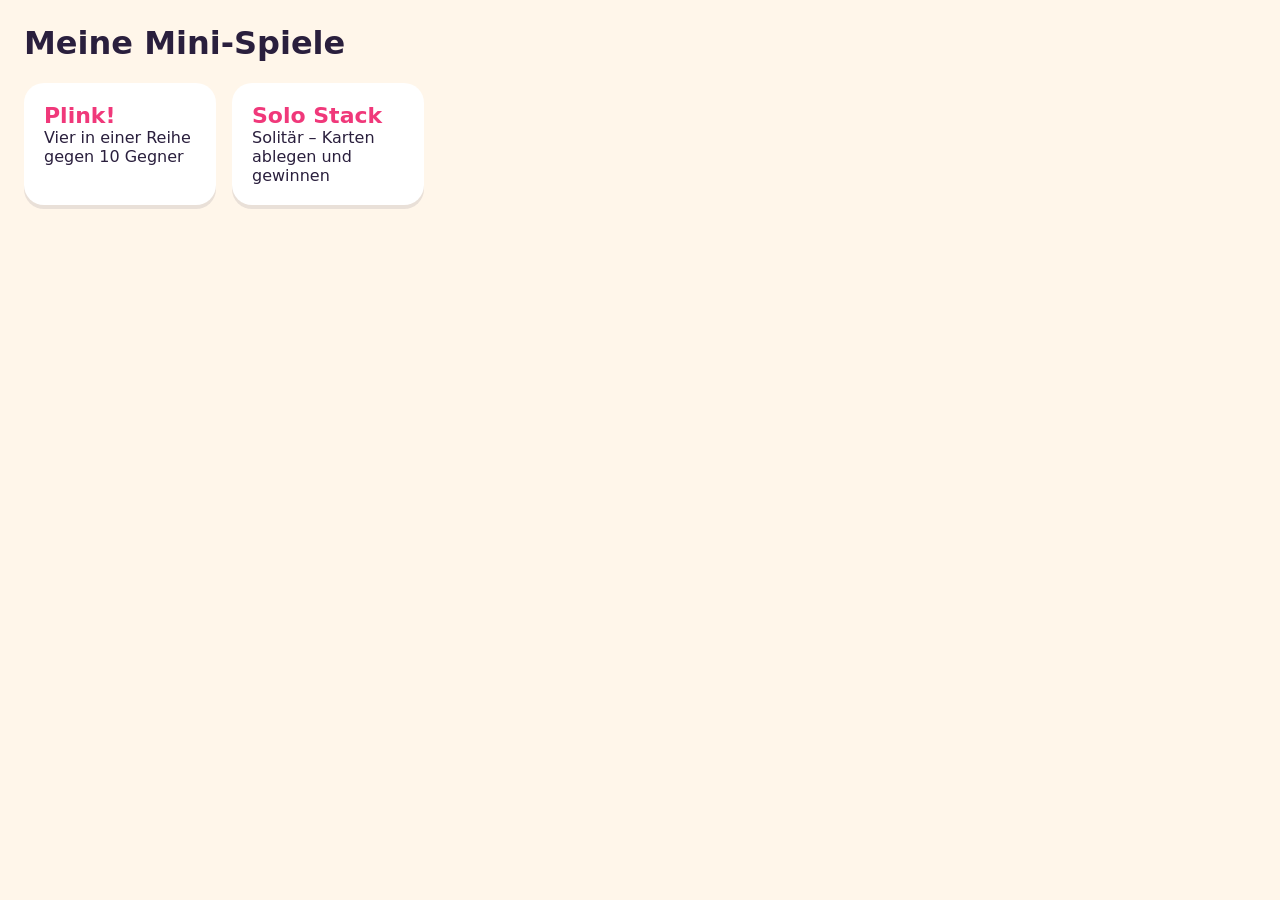
<file: index.html>
<!DOCTYPE html>
<html lang="de">
<head>
<meta charset="utf-8">
<meta name="viewport" content="width=device-width, initial-scale=1">
<title>Meine Mini-Spiele</title>
<style>
  body { font-family: system-ui, sans-serif; background: #fff6ea; color: #2a1f3d; margin: 0; padding: 24px; }
  h1 { margin-top: 0; }
  .grid { display: grid; grid-template-columns: repeat(auto-fill, minmax(180px, 1fr)); gap: 16px; }
  a.card { display: block; background: #fff; border-radius: 20px; padding: 20px; text-decoration: none; color: inherit; box-shadow: 0 4px 0 rgba(42,31,61,.1); }
  a.card:hover { transform: translateY(-2px); }
  a.card b { font-size: 22px; color: #f0387a; }
</style>
</head>
<body>
  <h1>Meine Mini-Spiele</h1>
  <div class="grid">
    <a class="card" href="plink/"><b>Plink!</b><br>Vier in einer Reihe gegen 10 Gegner</a>
    <a class="card" href="solo-stack/"><b>Solo Stack</b><br>Solitär – Karten ablegen und gewinnen</a>
  </div>
</body>
</html>
</file>
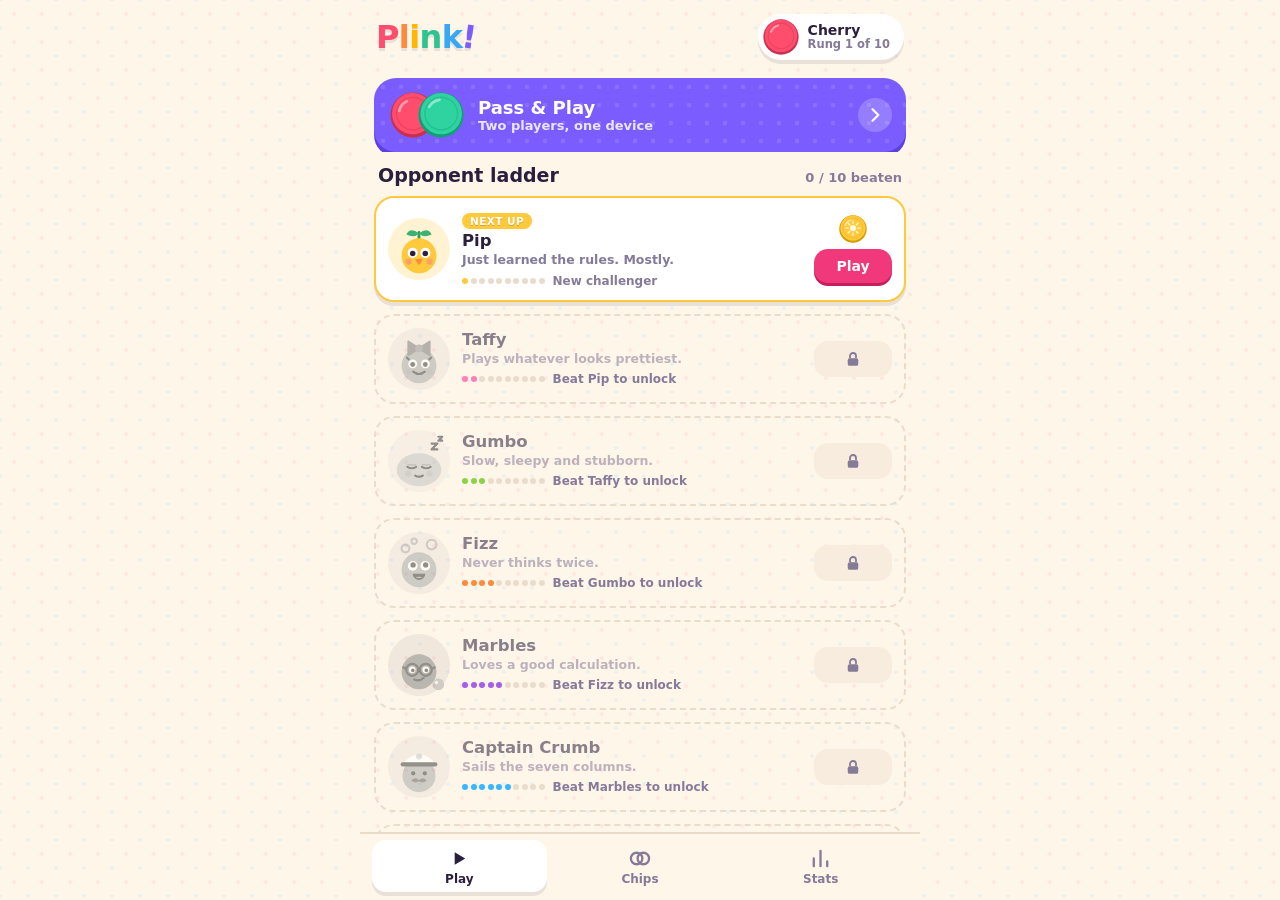
<file: plink/index.html>
<!DOCTYPE html>
<html lang="en">
<head>
<meta charset="utf-8">
<!-- YouTube Playables SDK: must load before any game code. -->
<script src="https://www.youtube.com/game_api/v1"></script>
<meta name="viewport" content="width=device-width, initial-scale=1, maximum-scale=1, user-scalable=no, viewport-fit=cover">
<meta name="color-scheme" content="light dark">
<title>Plink!</title>
<link rel="stylesheet" href="style.css">
</head>
<body>
<div id="splash" class="splash" role="status" aria-live="polite">
  <div class="logo" aria-hidden="true">
    <svg viewBox="0 0 96 96"><rect x="10" y="30" width="76" height="58" rx="14" fill="#7b5cff"/><circle cx="30" cy="50" r="8" fill="#fff6ea"/><circle cx="48" cy="50" r="8" fill="#fff6ea"/><circle cx="66" cy="50" r="8" fill="#2ed3a0"/><circle cx="30" cy="70" r="8" fill="#ff4d6d"/><circle cx="48" cy="70" r="8" fill="#2ed3a0"/><circle cx="66" cy="70" r="8" fill="#ff4d6d"/><circle class="logo-drop" cx="48" cy="14" r="9" fill="#ff4d6d"/></svg>
  </div>
  <h1 class="wordmark"><span>P</span><span>l</span><span>i</span><span>n</span><span>k</span><span>!</span></h1>
  <div class="loadbar"><div id="loadfill"></div></div>
</div>

<div id="app" class="app" hidden>
  <section id="home" class="screen home">
    <header class="topbar">
      <div class="wordmark small" aria-label="Plink!"><span>P</span><span>l</span><span>i</span><span>n</span><span>k</span><span>!</span></div>
      <button id="meBtn" class="me" type="button" aria-label="Choose your chip">
        <span id="meChip" class="me-chip"></span>
        <span class="me-txt"><b id="meName">Cherry</b><small id="meSub"></small></span>
      </button>
    </header>

    <main id="content" class="content">
      <div id="tab-play" class="tab">
        <button id="ppCard" class="pp-card" type="button"></button>
        <div class="list-head"><span class="list-title">Opponent ladder</span><span class="list-sub" id="ladderSub"></span></div>
        <div id="ladder"></div>
      </div>
      <div id="tab-chips" class="tab" hidden>
        <div class="list-head"><span class="list-title">Chips</span><span class="list-sub" id="chipSub"></span></div>
        <div id="pickRow" class="pick-row"></div>
        <div id="chipGrid" class="chip-grid"></div>
      </div>
      <div id="tab-stats" class="tab" hidden>
        <div class="list-head"><span class="list-title">Stats</span></div>
        <div id="statsBody"></div>
      </div>
    </main>

    <nav class="nav" id="nav" aria-label="Tabs">
      <button type="button" data-tab="play" class="on"><span class="nav-ico" data-ico="play"></span>Play</button>
      <button type="button" data-tab="chips"><span class="nav-ico" data-ico="chips"></span>Chips<i class="dot" hidden></i></button>
      <button type="button" data-tab="stats"><span class="nav-ico" data-ico="stats"></span>Stats</button>
    </nav>
  </section>

  <section id="game" class="screen gamescr" hidden>
    <header class="g-top">
      <button id="backBtn" class="icon-btn" type="button" aria-label="Back"></button>
      <div id="gLabel" class="g-label"></div>
      <span class="icon-btn spacer" aria-hidden="true"></span>
    </header>
    <div class="players">
      <div id="plA" class="pl"><span class="pl-ico"></span><span class="pl-txt"><b></b><small></small></span></div>
      <div id="score" class="score">vs</div>
      <div id="plB" class="pl right"><span class="pl-txt"><b></b><small></small></span><span class="pl-ico"></span><div id="bubble" class="bubble"></div></div>
    </div>
    <div id="stage" class="stage">
      <div id="field" class="field">
        <div id="chipLayer" class="chip-layer"></div>
        <div id="ghost" class="ghost chip"></div>
        <svg id="boardSvg" class="board" viewBox="0 0 740 640" aria-hidden="true"></svg>
        <div id="cols" class="cols" role="group" aria-label="Board columns"></div>
      </div>
    </div>
    <div id="status" class="status" aria-live="polite"></div>
  </section>
</div>

<div id="fx" class="fx" aria-hidden="true"></div>
<div id="modal" class="modal" hidden></div>
<div id="toasts" class="toasts" aria-live="polite"></div>

<script src="game.js"></script>
</body>
</html>
</file>
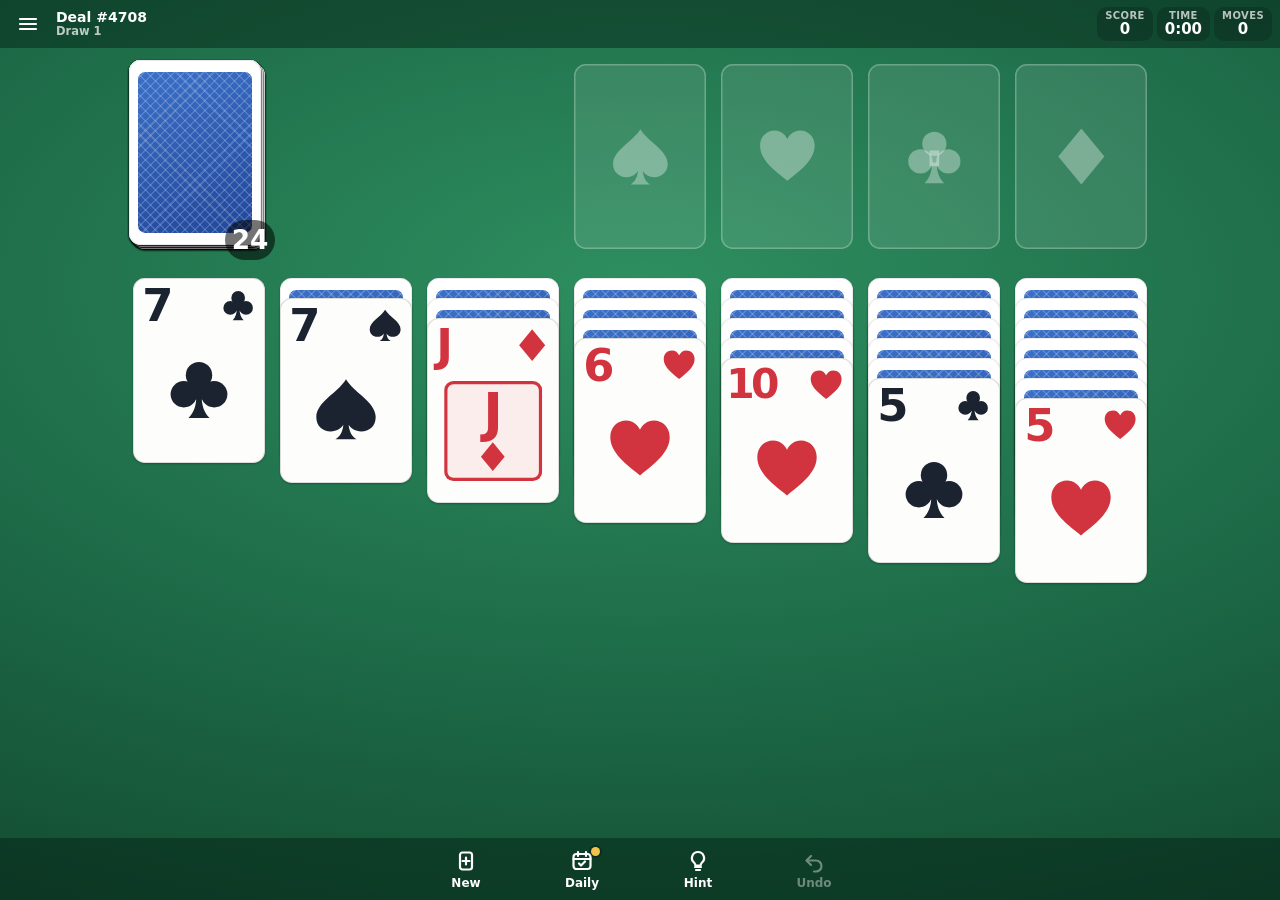
<file: solo-stack/index.html>
<!DOCTYPE html>
<html lang="en">
<head>
<meta charset="utf-8">
<!-- YouTube Playables SDK: must load before any game code. -->
<script src="https://www.youtube.com/game_api/v1"></script>
<meta name="viewport" content="width=device-width, initial-scale=1, maximum-scale=1, user-scalable=no, viewport-fit=cover">
<meta name="color-scheme" content="light dark">
<title>Solo Stack</title>
<link rel="stylesheet" href="style.css">
</head>
<body data-table="felt">
<div id="splash" class="splash" role="status" aria-live="polite">
  <div class="logo" aria-hidden="true">
    <svg viewBox="0 0 64 64"><rect class="lg-a" x="9" y="14" width="28" height="40" rx="5" transform="rotate(-12 23 34)" fill="#2f5fb3" stroke="#fff" stroke-width="2.5"/><g class="lg-b" transform="rotate(9 39 30)"><rect x="25" y="10" width="28" height="40" rx="5" fill="#fdfdfb" stroke="#cfd5cf" stroke-width="1"/><path transform="translate(30.5 21.5) scale(.17)" d="M50 5C62 25 95 40 95 62c0 14-10 22-22 22-9 0-15-4-19-10 1 10 4 17 12 22H34c8-5 11-12 12-22-4 6-10 10-19 10C15 84 5 76 5 62 5 40 38 25 50 5z" fill="#1b2230"/></g></svg>
  </div>
  <h1 class="wordmark">Solo Stack</h1>
  <div class="loadbar"><div id="loadfill"></div></div>
</div>

<div id="app" class="app" hidden>
  <header class="top">
    <button id="menuBtn" class="ibtn" type="button" aria-label="Menu"></button>
    <div class="deal"><b id="dealName"></b><small id="dealSub"></small></div>
    <div class="hud">
      <div><small data-t="score"></small><b id="hudScore">0</b></div>
      <div><small data-t="time"></small><b id="hudTime">0:00</b></div>
      <div><small data-t="moves"></small><b id="hudMoves">0</b></div>
    </div>
  </header>
  <main id="stage" class="stage">
    <div id="table" class="table">
      <div id="slots" class="slots"></div>
      <div id="cards" class="cards"></div>
    </div>
    <button id="finishBtn" class="finish" type="button" hidden></button>
  </main>
  <nav id="bar" class="bar" aria-label="Actions">
    <button type="button" data-act="new"><span class="ico" data-ico="new"></span><span data-t="new"></span></button>
    <button type="button" data-act="daily"><span class="ico" data-ico="daily"></span><span data-t="daily"></span><i class="dot" hidden></i></button>
    <button type="button" data-act="hint"><span class="ico" data-ico="hint"></span><span data-t="hint"></span></button>
    <button type="button" data-act="undo"><span class="ico" data-ico="undo"></span><span data-t="undo"></span></button>
  </nav>
</div>

<div id="fx" class="fx" aria-hidden="true"></div>
<div id="modal" class="modal" hidden></div>
<div id="toasts" class="toasts" aria-live="polite"></div>

<script src="game.js"></script>
</body>
</html>
</file>
<file: plink/style.css>
/* Plink! — candy colours, chunky shapes, no images. */
:root {
  --bg: #fff6ea;
  --dot-a: rgba(255, 77, 141, .09);
  --dot-b: rgba(56, 182, 255, .09);
  --surface: #ffffff;
  --surface-2: #f8ecde;
  --line: #eadccb;
  --ink: #2a1f3d;
  --muted: #857a98;
  --brand: #f0387a;
  --brand-dark: #c61f5c;
  --good: #11a874;
  --bad: #e5484d;
  --gold: #ffb703;
  --board: #7b5cff;
  --board-dark: #5b3fe0;
  --board-rim: rgba(28, 8, 88, .38);
  --ledge: rgba(42, 31, 61, .10);
  --shadow: 0 4px 0 var(--ledge);
  --radius: 20px;
  --font: ui-rounded, "SF Pro Rounded", "Nunito", system-ui, -apple-system, "Segoe UI", Roboto, "Helvetica Neue", Arial, sans-serif;
  color-scheme: light;
}
@media (prefers-color-scheme: dark) {
  :root:not([data-theme="light"]) {
    --bg: #1b1330;
    --dot-a: rgba(255, 77, 141, .10);
    --dot-b: rgba(56, 182, 255, .08);
    --surface: #291e45;
    --surface-2: #34285a;
    --line: #43366d;
    --ink: #f7f1ff;
    --muted: #b0a5c9;
    --good: #39d59c;
    --ledge: rgba(0, 0, 0, .32);
    color-scheme: dark;
  }
}
:root[data-theme="dark"] {
  --bg: #1b1330;
  --dot-a: rgba(255, 77, 141, .10);
  --dot-b: rgba(56, 182, 255, .08);
  --surface: #291e45;
  --surface-2: #34285a;
  --line: #43366d;
  --ink: #f7f1ff;
  --muted: #b0a5c9;
  --good: #39d59c;
  --ledge: rgba(0, 0, 0, .32);
  color-scheme: dark;
}

* { box-sizing: border-box; -webkit-tap-highlight-color: transparent; }
html, body {
  margin: 0; height: 100%; overflow: hidden;
  background-color: var(--bg); color: var(--ink);
  background-image: radial-gradient(var(--dot-a) 1.7px, transparent 2.2px), radial-gradient(var(--dot-b) 1.7px, transparent 2.2px);
  background-size: 28px 28px; background-position: 0 0, 14px 14px;
  font-family: var(--font);
  -webkit-user-select: none; user-select: none; -webkit-touch-callout: none;
  overscroll-behavior: none; -webkit-font-smoothing: antialiased;
}
button {
  font: inherit; color: inherit; border: 0; background: none; padding: 0; margin: 0;
  cursor: pointer; touch-action: manipulation;
}
button:focus-visible { outline: 3px solid var(--brand); outline-offset: 2px; }
[hidden] { display: none !important; }
svg { display: block; }
.bounce { animation: bounce .3s ease; }

/* ---------- Wordmark ---------- */
.wordmark { margin: 0; font-size: 56px; font-weight: 900; letter-spacing: -.02em; line-height: 1; display: flex; }
.wordmark span { display: inline-block; text-shadow: 0 4px 0 var(--ledge); }
.wordmark span:nth-child(1) { color: #ff4d6d; }
.wordmark span:nth-child(2) { color: #ff8a3d; }
.wordmark span:nth-child(3) { color: #ffb703; }
.wordmark span:nth-child(4) { color: #2ec48f; }
.wordmark span:nth-child(5) { color: #38a8f5; }
.wordmark span:nth-child(6) { color: #7b5cff; transform: rotate(8deg); }
.wordmark.small { font-size: 32px; }
.wordmark.small span { text-shadow: 0 3px 0 var(--ledge); }

/* ---------- Splash ---------- */
.splash {
  position: fixed; inset: 0; z-index: 60; background: var(--bg);
  display: flex; flex-direction: column; align-items: center; justify-content: center; gap: 18px;
  transition: opacity .3s ease;
}
.splash.out { opacity: 0; pointer-events: none; }
.logo { width: 112px; height: 112px; animation: pop .5s cubic-bezier(.2, .9, .3, 1.3); }
.logo svg { width: 100%; height: 100%; overflow: visible; }
.logo-drop { animation: logoDrop 1.3s cubic-bezier(.5, 0, .5, 1) infinite; }
.splash .wordmark span { animation: letterIn .5s cubic-bezier(.2, .9, .3, 1.4) backwards; }
.splash .wordmark span:nth-child(2) { animation-delay: .05s; }
.splash .wordmark span:nth-child(3) { animation-delay: .1s; }
.splash .wordmark span:nth-child(4) { animation-delay: .15s; }
.splash .wordmark span:nth-child(5) { animation-delay: .2s; }
.splash .wordmark span:nth-child(6) { animation-delay: .25s; }
.loadbar { width: 180px; height: 10px; border-radius: 99px; background: var(--line); overflow: hidden; }
.loadbar > div { height: 100%; width: 0; background: var(--brand); border-radius: inherit; transition: width .35s ease; }

/* ---------- Screens ---------- */
.app { position: fixed; inset: 0; }
.screen {
  position: absolute; inset: 0; margin: 0 auto;
  padding: env(safe-area-inset-top) env(safe-area-inset-right) env(safe-area-inset-bottom) env(safe-area-inset-left);
}
.home { max-width: 560px; display: grid; grid-template-rows: auto minmax(0, 1fr) auto; }
.gamescr { max-width: 760px; display: grid; grid-template-columns: minmax(0, 1fr); grid-template-rows: auto minmax(0, 1fr) auto auto auto minmax(0, 1fr); }
.gamescr::before, .gamescr::after { content: ""; }
.gamescr::before { grid-row: 2; }
.gamescr::after { grid-row: 6; }
.gamescr > .g-top { grid-row: 1; }
.gamescr > .players { grid-row: 3; }
.gamescr > .stage { grid-row: 4; }
.gamescr > .status { grid-row: 5; }

/* ---------- Home: top bar ---------- */
.topbar { display: flex; align-items: center; justify-content: space-between; gap: 12px; padding: 14px 16px 6px; }
.me {
  display: flex; align-items: center; gap: 9px; min-width: 0;
  background: var(--surface); border-radius: 99px; box-shadow: var(--shadow);
  padding: 5px 14px 5px 5px;
}
.me-chip { width: 36px; height: 36px; flex-shrink: 0; }
.me-chip svg { width: 100%; height: 100%; }
.me-txt { display: flex; flex-direction: column; align-items: flex-start; line-height: 1.15; min-width: 0; }
.me-txt b { font-size: 14px; font-weight: 800; }
.me-txt small { font-size: 11.5px; font-weight: 700; color: var(--muted); white-space: nowrap; }

.content { overflow-y: auto; overflow-x: hidden; padding: 6px 14px 16px; -webkit-overflow-scrolling: touch; overscroll-behavior: contain; }
.list-head {
  position: sticky; top: -6px; z-index: 4; background: var(--bg);
  display: flex; align-items: baseline; justify-content: space-between; gap: 8px; padding: 12px 4px 10px;
}
.list-title { font-weight: 900; font-size: 19px; }
.list-sub { color: var(--muted); font-weight: 800; font-size: 13px; }

/* ---------- Pass & Play card ---------- */
.pp-card {
  width: 100%; display: flex; align-items: center; gap: 14px; text-align: left;
  background: var(--board); color: #fff; border-radius: 22px; padding: 14px 14px 14px 16px; margin-top: 6px;
  box-shadow: 0 5px 0 var(--board-dark);
  background-image: radial-gradient(rgba(255, 255, 255, .12) 2px, transparent 2.6px);
  background-size: 18px 18px;
  transition: transform .08s ease, box-shadow .08s ease;
}
.pp-card:active { transform: translateY(3px); box-shadow: 0 2px 0 var(--board-dark); }
.pp-chips { position: relative; width: 74px; height: 46px; flex-shrink: 0; }
.pp-chips > span { position: absolute; top: 0; width: 46px; height: 46px; }
.pp-chips svg { width: 100%; height: 100%; }
.pp-a { left: 0; transform: rotate(-10deg); }
.pp-b { left: 28px; transform: rotate(8deg); }
.pp-txt { flex: 1; min-width: 0; display: flex; flex-direction: column; }
.pp-txt b { font-size: 18px; font-weight: 900; }
.pp-txt small { font-size: 13px; font-weight: 700; opacity: .85; }
.pp-go { width: 34px; height: 34px; border-radius: 50%; background: rgba(255, 255, 255, .2); display: grid; place-items: center; flex-shrink: 0; }
.pp-go svg { width: 20px; height: 20px; }

/* ---------- Opponent ladder ---------- */
.ocard {
  position: relative;
  display: grid; grid-template-columns: 62px minmax(0, 1fr) auto; gap: 12px; align-items: center;
  background: var(--surface); border-radius: var(--radius); box-shadow: var(--shadow);
  padding: 12px; margin-bottom: 12px; cursor: pointer;
  border: 2.5px solid transparent;
  transition: transform .08s ease;
}
.ocard:active:not(.locked) { transform: scale(.985); }
.ocard.next { border-color: var(--c); }
.oav { position: relative; width: 62px; height: 62px; }
.oav .av-svg { width: 100%; height: 100%; }
.badge {
  position: absolute; right: -3px; bottom: -3px; width: 24px; height: 24px; border-radius: 50%;
  background: var(--good); color: #fff; display: grid; place-items: center; box-shadow: 0 0 0 3px var(--surface);
}
.badge svg { width: 15px; height: 15px; }
.oinfo { min-width: 0; }
.tag {
  display: inline-block; background: var(--c); color: #fff; font-size: 10.5px; font-weight: 900; letter-spacing: .04em; text-transform: uppercase;
  padding: 2px 8px; border-radius: 99px; margin-bottom: 3px; text-shadow: 0 1px 0 rgba(0, 0, 0, .18);
}
.oname { font-weight: 900; font-size: 16.5px; line-height: 1.15; }
.otag { font-size: 12.5px; font-weight: 700; color: var(--muted); margin-top: 1px; line-height: 1.25; }
.ometa { display: flex; flex-wrap: wrap; align-items: center; gap: 4px 8px; margin-top: 6px; font-size: 12px; font-weight: 800; color: var(--muted); }
.diff { display: inline-flex; gap: 2.5px; flex-shrink: 0; }
.diff i { width: 6px; height: 6px; border-radius: 50%; background: var(--line); }
.diff i.on { background: var(--c); }
.oside { display: flex; flex-direction: column; align-items: center; gap: 6px; }
.prize { width: 28px; height: 28px; }
.prize svg { width: 100%; height: 100%; }
.obtn {
  min-width: 78px; padding: 9px 12px; border-radius: 14px;
  background: var(--brand); color: #fff; font-weight: 900; font-size: 14px;
  box-shadow: 0 3px 0 var(--brand-dark);
  display: grid; place-items: center;
}
.obtn svg { width: 18px; height: 18px; }
.ocard.beaten .obtn { background: var(--surface-2); color: var(--ink); box-shadow: 0 3px 0 var(--line); }
.obtn:disabled { background: var(--surface-2); color: var(--muted); box-shadow: none; cursor: default; }
.ocard.locked { cursor: default; box-shadow: none; background: transparent; border: 2.5px dashed var(--line); }
.ocard.locked .oav { filter: grayscale(1); opacity: .5; }
.ocard.locked .oname, .ocard.locked .otag { opacity: .55; }

/* ---------- Chips tab ---------- */
.pick-row { display: grid; grid-template-columns: 1fr 1fr; gap: 10px; margin-bottom: 14px; }
.slot {
  display: flex; align-items: center; gap: 10px; text-align: left; min-width: 0;
  background: var(--surface); border-radius: 18px; padding: 10px; box-shadow: var(--shadow);
  border: 3px solid transparent;
}
.slot.on { border-color: var(--brand); }
.slot svg { width: 44px; height: 44px; flex-shrink: 0; }
.slot span { display: flex; flex-direction: column; min-width: 0; }
.slot b { font-size: 13.5px; font-weight: 900; white-space: nowrap; overflow: hidden; text-overflow: ellipsis; }
.slot small { font-size: 11px; font-weight: 700; color: var(--muted); }
.chip-grid { display: grid; grid-template-columns: repeat(auto-fill, minmax(80px, 1fr)); gap: 10px; }
.ctile {
  position: relative; display: flex; flex-direction: column; align-items: center; gap: 4px;
  background: var(--surface); border-radius: 18px; padding: 12px 6px 10px; box-shadow: var(--shadow);
  border: 3px solid transparent; text-align: center;
}
.ctile.on { border-color: var(--brand); }
.cimg { width: 52px; height: 52px; }
.cimg svg { width: 100%; height: 100%; }
.ctile b { font-size: 13px; font-weight: 900; }
.ctile small { font-size: 10.5px; font-weight: 700; color: var(--muted); line-height: 1.2; min-height: 2.4em; }
.ctile.locked { box-shadow: none; background: var(--surface-2); }
.ctile.locked b { color: var(--muted); }
.lk-a { fill: var(--line); }
.lk-b { fill: var(--surface); }
.lk-s { stroke: var(--line); }
.new {
  position: absolute; top: -6px; left: -4px; background: var(--brand); color: #fff; font-size: 10px; font-weight: 900;
  border-radius: 99px; padding: 2px 7px; box-shadow: 0 2px 0 var(--brand-dark);
}
.selno {
  position: absolute; top: 6px; right: 6px; width: 20px; height: 20px; border-radius: 50%;
  background: var(--ink); color: var(--bg); font-size: 11px; font-weight: 900; display: grid; place-items: center;
}

/* ---------- Stats ---------- */
.scard { background: var(--surface); border-radius: var(--radius); box-shadow: var(--shadow); padding: 14px 16px; margin-bottom: 12px; }
.scard h3 { margin: 0 0 10px; font-size: 13px; font-weight: 900; color: var(--muted); text-transform: uppercase; letter-spacing: .05em; }
.kv { display: grid; grid-template-columns: 1fr auto; gap: 8px 12px; font-size: 14.5px; }
.kv span { color: var(--muted); font-weight: 700; }
.kv b { font-weight: 900; text-align: right; font-variant-numeric: tabular-nums; }
.srow { display: grid; grid-template-columns: 32px minmax(0, 1fr) auto; gap: 10px; align-items: center; font-size: 14px; font-weight: 800; padding: 4px 0; }
.srow .sav { width: 32px; height: 32px; }
.srow .sav svg { width: 100%; height: 100%; }
.srow b { font-variant-numeric: tabular-nums; }
.srow.locked { opacity: .45; }
.srow.locked .sav { filter: grayscale(1); }
.dev { display: flex; gap: 8px; flex-wrap: wrap; }
.dev button { background: var(--surface-2); padding: 8px 12px; border-radius: 10px; font-weight: 800; font-size: 13px; }

/* ---------- Nav ---------- */
.nav { display: grid; grid-template-columns: repeat(3, 1fr); gap: 6px; padding: 6px 12px 8px; border-top: 2px solid var(--line); background: var(--bg); }
.nav button {
  position: relative; display: flex; flex-direction: column; align-items: center; gap: 2px;
  padding: 7px 4px 6px; border-radius: 14px; font-weight: 900; font-size: 12px; color: var(--muted);
}
.nav-ico { width: 23px; height: 23px; }
.nav-ico svg { width: 100%; height: 100%; }
.nav button.on { color: var(--ink); background: var(--surface); box-shadow: var(--shadow); }
.nav .dot { position: absolute; top: 6px; right: calc(50% - 20px); width: 10px; height: 10px; border-radius: 50%; background: var(--brand); box-shadow: 0 0 0 2px var(--bg); }

/* ---------- Game screen ---------- */
.g-top { display: flex; align-items: center; justify-content: space-between; gap: 8px; padding: 10px 12px 2px; }
.icon-btn { width: 42px; height: 42px; border-radius: 14px; display: grid; place-items: center; background: var(--surface); box-shadow: var(--shadow); flex-shrink: 0; }
.icon-btn svg { width: 22px; height: 22px; }
.icon-btn.spacer { visibility: hidden; }
.g-label { font-weight: 900; font-size: 14px; color: var(--muted); text-transform: uppercase; letter-spacing: .05em; text-align: center; }

.players {
  position: relative; z-index: 7;
  display: grid; grid-template-columns: minmax(0, 1fr) auto minmax(0, 1.25fr); align-items: center; gap: 6px;
  padding: 8px 12px 4px; max-width: 560px; width: 100%; margin: 0 auto;
}
.pl {
  position: relative; display: flex; align-items: center; gap: 9px; min-width: 0;
  padding: 7px 10px; border-radius: 18px; border: 3px solid transparent;
  transition: background-color .2s, border-color .2s, transform .2s;
}
.pl.right { justify-content: flex-end; text-align: right; }
.pl.turn { background: var(--surface); border-color: var(--c); box-shadow: var(--shadow); }
.pl-ico { position: relative; width: 44px; height: 44px; flex-shrink: 0; }
.pl-ico > svg { width: 100%; height: 100%; }
.pl-ico.av > svg { width: 100%; height: 100%; }
.pl-mini { position: absolute; left: -4px; bottom: -4px; width: 20px; height: 20px; }
.pl-mini svg { width: 100%; height: 100%; }
.pl-txt { display: flex; flex-direction: column; min-width: 0; line-height: 1.15; }
.pl-txt b { font-size: 14.5px; font-weight: 900; display: -webkit-box; -webkit-line-clamp: 2; -webkit-box-orient: vertical; overflow: hidden; }
.pl-txt small { font-size: 11.5px; font-weight: 700; color: var(--muted); white-space: nowrap; overflow: hidden; text-overflow: ellipsis; }
.pl.thinking .pl-ico { animation: think 0.9s ease-in-out infinite; }
@media (max-width: 380px) {
  .players { padding: 6px 8px 2px; gap: 4px; }
  .pl { gap: 7px; padding: 6px 7px; }
  .pl-ico { width: 38px; height: 38px; }
  .pl-txt b { font-size: 13.5px; }
}
.score { font-weight: 900; font-size: 13px; color: var(--muted); text-transform: uppercase; }
.score.pp { font-size: 20px; color: var(--ink); text-transform: none; font-variant-numeric: tabular-nums; }

.bubble {
  position: absolute; right: 8px; top: calc(100% + 8px); z-index: 9;
  width: max-content; max-width: min(250px, 70vw);
  background: var(--ink); color: var(--bg); text-align: left;
  font-size: 13px; font-weight: 800; line-height: 1.3; padding: 8px 12px; border-radius: 14px;
  pointer-events: none; opacity: 0; transform: translateY(-6px) scale(.96); transform-origin: calc(100% - 26px) 0;
  transition: opacity .2s ease, transform .2s ease;
}
.bubble::before { content: ""; position: absolute; right: 22px; bottom: 100%; border: 7px solid transparent; border-bottom-color: var(--ink); }
.bubble.show { opacity: 1; transform: none; }

.stage { position: relative; min-height: 0; min-width: 0; margin: 6px 12px; height: 300px; }
.field { position: absolute; left: 50%; top: 50%; width: 300px; height: 300px; transform: translate(-50%, -50%); }
.chip-layer { position: absolute; inset: 0; }
.chip { position: absolute; width: 11.6216%; height: 11.6216%; will-change: transform; }
.chip svg { width: 100%; height: 100%; }
.board {
  position: absolute; left: 0; top: 13.5135%; width: 100%; height: 86.4865%;
  pointer-events: none; overflow: visible;
  filter: drop-shadow(0 6px 0 var(--board-dark));
}
.b-body { fill: var(--board-dark); }
.b-top { fill: var(--board); }
.b-rims circle { fill: none; stroke: var(--board-rim); stroke-width: 5; }
.b-bolts circle { fill: rgba(255, 255, 255, .35); }
.win-ring { fill: none; stroke: #fff; stroke-width: 7; animation: ring 1s ease-in-out infinite alternate; transform-box: fill-box; transform-origin: center; }
.ghost { top: .9459%; opacity: 0; transition: left .12s ease, opacity .15s ease; pointer-events: none; }
.ghost.show { opacity: 1; animation: hover 1.4s ease-in-out infinite; }
.ghost.full { opacity: .35; }
.cols {
  position: absolute; top: 0; bottom: 0; left: 2.7027%; right: 2.7027%;
  display: grid; grid-template-columns: repeat(7, 1fr); touch-action: none;
}
.col { border-radius: 14px; transition: background-color .12s; }
.col.hover { background: rgba(255, 255, 255, .10); }
.col:focus-visible { outline-offset: -3px; }
.field.over .chip:not(.win):not(.ghost) { opacity: .55; }
.chip.win { animation: winPop .5s cubic-bezier(.2, .9, .3, 1.4) .05s both; z-index: 1; }

.status {
  text-align: center; font-weight: 900; font-size: 18px; padding: 6px 16px 14px; min-height: 48px;
  color: var(--ink);
}
.status.think { color: var(--muted); }
.status.think::after { content: ""; display: inline-block; width: 1.2em; text-align: left; animation: dots 1.2s steps(4, end) infinite; }
.status.win { color: var(--good); }
.status.loss { color: var(--bad); }
.status.draw { color: var(--board); }

/* ---------- FX: confetti ---------- */
.fx { position: fixed; inset: 0; pointer-events: none; z-index: 30; overflow: hidden; }
.confetti { position: absolute; left: 0; top: 0; width: 10px; height: 10px; border-radius: 50%; animation: confetti 1.4s cubic-bezier(.15, .7, .4, 1) forwards; }
.confetti.sq { border-radius: 2px; width: 8px; height: 12px; }

/* ---------- Modal sheets ---------- */
.modal {
  position: fixed; inset: 0; z-index: 45; background: rgba(22, 10, 44, .42);
  display: flex; align-items: flex-end; justify-content: center;
  padding: 12px 12px calc(12px + env(safe-area-inset-bottom));
  animation: fadeIn .2s ease;
}
@media (min-width: 700px) and (min-height: 640px) { .modal { align-items: center; } }
.sheet {
  position: relative; width: min(440px, 100%); max-height: calc(100% - 40px); overflow-y: auto;
  background: var(--surface); border-radius: 28px; padding: 20px 18px 16px;
  box-shadow: 0 6px 0 var(--ledge), 0 24px 60px rgba(0, 0, 0, .3);
  animation: sheetUp .35s cubic-bezier(.2, .9, .3, 1.15);
  text-align: center;
}
.result { overflow: visible; margin-top: 50px; }
.res-av {
  width: 92px; height: 92px; margin: -64px auto 6px; border-radius: 50%;
  background: var(--surface); box-shadow: 0 0 0 6px var(--surface);
}
.res-av svg { width: 100%; height: 100%; }
.result.win .res-av { animation: sulk .6s ease .2s both; }
.result.loss .res-av { animation: cheer .7s ease .15s both; }
.res-chips { display: flex; justify-content: center; margin: -62px auto 6px; }
.res-chips svg { width: 84px; height: 84px; filter: drop-shadow(0 4px 0 var(--ledge)); }
.res-chips svg + svg { margin-left: -22px; }
.sheet h2 { margin: 4px 0 6px; font-size: 28px; font-weight: 900; letter-spacing: -.01em; }
.result.win h2 { color: var(--good); }
.result.loss h2 { color: var(--bad); }
.result.draw h2 { color: var(--board); }
.res-quote { margin: 0 auto 6px; max-width: 320px; font-size: 15px; font-weight: 800; }
.res-quote small { display: block; font-size: 12px; font-weight: 700; color: var(--muted); margin-top: 2px; }
.res-meta { font-size: 13px; font-weight: 700; color: var(--muted); }
.rewards { display: grid; gap: 8px; margin: 14px 0 2px; }
.reward {
  display: flex; align-items: center; gap: 12px; text-align: left;
  background: var(--surface-2); border-radius: 18px; padding: 10px 14px;
  animation: pop .45s cubic-bezier(.2, .9, .3, 1.4) .25s both;
}
.reward + .reward { animation-delay: .4s; }
.reward span { display: flex; flex-direction: column; }
.reward small { font-size: 11px; font-weight: 900; text-transform: uppercase; letter-spacing: .05em; color: var(--brand); }
.reward b { font-size: 17px; font-weight: 900; }
.rw-chip, .rw-av { width: 44px; height: 44px; flex-shrink: 0; display: block !important; }
.rw-chip svg, .rw-av svg { width: 100%; height: 100%; }
.rw-chip svg { animation: spinIn .8s cubic-bezier(.2, .9, .3, 1.2) .3s both; }
.reward.opp small { color: var(--c); }
.reward.crown .rw-av { color: var(--gold); }
.actions { display: grid; gap: 8px; margin-top: 16px; }
.btn {
  padding: 14px 16px; border-radius: 16px; font-weight: 900; font-size: 16px;
  background: var(--surface-2); color: var(--ink); box-shadow: 0 3px 0 var(--line);
  transition: transform .08s ease, box-shadow .08s ease;
}
.btn:active { transform: translateY(2px); box-shadow: 0 1px 0 var(--line); }
.btn.primary { background: var(--brand); color: #fff; box-shadow: 0 4px 0 var(--brand-dark); }
.btn.primary:active { box-shadow: 0 2px 0 var(--brand-dark); }
.btn.danger { color: var(--bad); }
.confirm p { margin: 0 0 4px; color: var(--muted); font-weight: 700; font-size: 15px; }
@media (max-height: 700px) {
  .result { overflow-y: auto; margin-top: 0; padding-top: 16px; }
  .res-av, .res-chips { margin: 0 auto 2px; }
  .res-av { width: 64px; height: 64px; box-shadow: none; }
  .res-chips svg { width: 60px; height: 60px; }
  .sheet h2 { font-size: 24px; margin: 2px 0 4px; }
  .rewards { margin-top: 10px; gap: 6px; }
  .reward { padding: 7px 12px; }
  .rw-chip, .rw-av { width: 36px; height: 36px; }
  .actions { margin-top: 12px; gap: 6px; }
  .btn { padding: 11px 14px; font-size: 15px; }
}

/* ---------- Toasts ---------- */
.toasts {
  position: fixed; left: 50%; transform: translateX(-50%);
  bottom: calc(env(safe-area-inset-bottom) + 86px);
  width: min(420px, calc(100% - 24px)); z-index: 40;
  display: flex; flex-direction: column-reverse; align-items: center; gap: 8px; pointer-events: none;
}
.toast {
  background: var(--ink); color: var(--bg); border-radius: 16px; padding: 10px 16px;
  font-weight: 900; font-size: 14px; text-align: center; line-height: 1.3;
  box-shadow: 0 10px 26px rgba(0, 0, 0, .22);
  animation: toastIn .3s cubic-bezier(.2, .9, .3, 1.3), toastOut .35s ease-in 2.8s forwards;
}
.toast small { display: block; font-weight: 700; opacity: .75; font-size: 12px; }

/* Landscape on wide screens: players sit beside the board. Keep this query in sync with LANDSCAPE_Q in game.js. */
@media (orientation: landscape) and (min-width: 820px) and (max-height: 620px) {
  .gamescr { grid-template-columns: minmax(220px, 280px) minmax(0, 1fr); grid-template-rows: auto minmax(0, 1fr) auto auto minmax(0, 1fr); max-width: 1100px; }
  .gamescr::before { grid-row: 2; grid-column: 1; }
  .gamescr::after { grid-row: 5; grid-column: 1; }
  .gamescr > .g-top { grid-column: 1 / -1; }
  .gamescr > .players { grid-row: 3; grid-column: 1; grid-template-columns: 1fr; gap: 10px; }
  .gamescr > .status { grid-row: 4; grid-column: 1; }
  .gamescr > .stage { grid-row: 2 / span 4; grid-column: 2; }
  .pl.right { justify-content: flex-end; flex-direction: row-reverse; text-align: left; }
  .score { text-align: center; }
  .bubble { right: auto; left: 8px; }
  .bubble::before { right: auto; left: 22px; }
}

/* Pause freezes every CSS animation. */
body.paused *, body.paused *::before, body.paused *::after { animation-play-state: paused !important; }
body.paused .app, body.paused .modal { pointer-events: none; }

/* ---------- Keyframes ---------- */
@keyframes pop { from { transform: scale(.7); opacity: 0; } to { transform: none; opacity: 1; } }
@keyframes bounce { 40% { transform: scale(1.05); } 70% { transform: scale(.97); } }
@keyframes letterIn { from { transform: translateY(-30px) scale(.6); opacity: 0; } }
@keyframes logoDrop {
  0% { transform: translateY(-14px); opacity: 0; }
  15% { opacity: 1; }
  45% { transform: translateY(20px); }
  55% { transform: translateY(14px); }
  65%, 85% { transform: translateY(20px); opacity: 1; }
  100% { transform: translateY(20px); opacity: 0; }
}
@keyframes hover { 50% { transform: translateY(-5%); } }
@keyframes think { 50% { transform: translateY(-4px) rotate(-5deg); } }
@keyframes dots { 0% { content: ""; } 25% { content: "."; } 50% { content: ".."; } 75%, 100% { content: "..."; } }
@keyframes ring { from { stroke-opacity: 1; transform: scale(1); } to { stroke-opacity: .5; transform: scale(1.06); } }
@keyframes winPop { 0% { transform: scale(1); } 50% { transform: scale(1.18); } 100% { transform: scale(1.06); } }
@keyframes confetti {
  from { transform: translate(var(--x), var(--y)) rotate(0); opacity: 1; }
  to { transform: translate(calc(var(--x) + var(--dx)), calc(var(--y) + var(--dy))) rotate(var(--rot)) scale(.6); opacity: 0; }
}
@keyframes fadeIn { from { opacity: 0; } }
@keyframes sheetUp { from { transform: translateY(40px); opacity: 0; } to { transform: none; opacity: 1; } }
@keyframes sulk { 30% { transform: rotate(-10deg); } 60% { transform: rotate(6deg); } 100% { transform: none; } }
@keyframes cheer { 30% { transform: translateY(-12px) scale(1.06); } 55% { transform: translateY(0); } 75% { transform: translateY(-5px); } 100% { transform: none; } }
@keyframes spinIn { from { transform: rotate(-200deg) scale(.3); } to { transform: none; } }
@keyframes toastIn { from { transform: translateY(16px) scale(.95); opacity: 0; } to { transform: none; opacity: 1; } }
@keyframes toastOut { to { transform: translateY(8px); opacity: 0; } }

@media (prefers-reduced-motion: reduce) {
  .ghost.show, .pl.thinking .pl-ico, .win-ring, .logo-drop { animation: none; }
}
</file>
<file: solo-stack/style.css>
/* Solo Stack — styles. Table colours come from body[data-table]; sheets follow light/dark mode. */
:root {
  --sheet: #ffffff; --sheet2: #f1f4f1; --line: #e2e7e2; --ink: #17211c; --muted: #66746c;
  --accent: #1f8a5b; --accent2: #17734b; --danger: #cf4040; --gold: #f2c14e;
  --red: #d2343f; --blk: #1b2230; --cardbg: #fdfdfb; --cardline: rgba(20, 30, 25, .14);
  --trophy: #1b2230;
  --font: ui-rounded, "SF Pro Rounded", "Nunito", "Segoe UI", Roboto, system-ui, -apple-system, sans-serif;
  color-scheme: light;
}
@media (prefers-color-scheme: dark) {
  :root:not([data-theme="light"]) { --sheet: #19221e; --sheet2: #222d28; --line: #2e3a34; --ink: #ecf2ee; --muted: #9aa9a1; --accent: #2fa572; --accent2: #258a5e; --cardbg: #f2f1eb; --trophy: #e6ebe8; color-scheme: dark; }
}
:root[data-theme="dark"] { --sheet: #19221e; --sheet2: #222d28; --line: #2e3a34; --ink: #ecf2ee; --muted: #9aa9a1; --accent: #2fa572; --accent2: #258a5e; --cardbg: #f2f1eb; --trophy: #e6ebe8; color-scheme: dark; }

/* ---------- Tables (also used by the small previews) ---------- */
body, body[data-table="felt"], .tb-felt { --tbl: radial-gradient(125% 90% at 50% 32%, #2e8f60 0%, #1d6a47 48%, #0f412a 100%); --bar: rgba(4, 30, 18, .45); }
body[data-table="ocean"], .tb-ocean { --tbl: radial-gradient(125% 90% at 50% 32%, #3170b5 0%, #1f4f8c 50%, #0f2a52 100%); --bar: rgba(5, 18, 40, .45); }
body[data-table="wine"], .tb-wine { --tbl: radial-gradient(125% 90% at 50% 32%, #9a3448 0%, #702236 50%, #3c0f1c 100%); --bar: rgba(35, 6, 14, .45); }
body[data-table="slate"], .tb-slate { --tbl: radial-gradient(125% 90% at 50% 32%, #56636e 0%, #3b464f 50%, #1e252b 100%); --bar: rgba(10, 13, 16, .45); }
body[data-table="walnut"], .tb-walnut {
  --tbl: radial-gradient(120% 90% at 50% 30%, rgba(255, 220, 170, .16), transparent 60%),
    repeating-linear-gradient(92deg, rgba(0, 0, 0, .06) 0 2px, transparent 2px 9px, rgba(255, 255, 255, .03) 9px 11px, transparent 11px 23px),
    linear-gradient(180deg, #7b4a2a, #5a321b 60%, #3e2111);
  --bar: rgba(30, 14, 5, .45);
}
body[data-table="aurora"], .tb-aurora {
  --tbl: radial-gradient(70% 50% at 20% 15%, rgba(80, 230, 180, .35), transparent 70%), radial-gradient(60% 50% at 85% 25%, rgba(150, 110, 255, .35), transparent 70%),
    linear-gradient(170deg, #173b4a, #22234f 60%, #0d1f26);
  --bar: rgba(6, 10, 25, .45);
}

/* ---------- Base ---------- */
* { box-sizing: border-box; }
html, body { margin: 0; height: 100%; overflow: hidden; }
body {
  background: var(--tbl); color: #fff; font-family: var(--font);
  -webkit-user-select: none; user-select: none; -webkit-tap-highlight-color: transparent; -webkit-touch-callout: none;
  touch-action: manipulation; overscroll-behavior: none;
}
button { font: inherit; color: inherit; border: 0; background: none; padding: 0; cursor: pointer; }
button:focus-visible { outline: 3px solid var(--gold); outline-offset: 2px; }
svg { display: block; }
[hidden] { display: none !important; }

/* ---------- Splash ---------- */
.splash { position: fixed; inset: 0; z-index: 100; display: flex; flex-direction: column; align-items: center; justify-content: center; gap: 14px; background: var(--tbl); transition: opacity .35s; }
.splash.out { opacity: 0; pointer-events: none; }
.splash .logo { width: 96px; height: 96px; }
.splash .logo .lg-b { animation: logoIn .7s cubic-bezier(.2, .8, .3, 1.2) both .1s; transform-origin: 39px 30px; }
@keyframes logoIn { from { opacity: 0; transform: translateY(-14px) rotate(9deg); } to { opacity: 1; } }
.wordmark { margin: 0; font-size: 34px; font-weight: 900; letter-spacing: -.02em; text-shadow: 0 2px 0 rgba(0, 0, 0, .2); }
.loadbar { width: 140px; height: 6px; border-radius: 3px; background: rgba(255, 255, 255, .18); overflow: hidden; }
#loadfill { height: 100%; width: 8%; background: #fff; border-radius: 3px; transition: width .3s; }

/* ---------- App frame ---------- */
.app {
  position: fixed; inset: 0; display: grid; grid-template-rows: auto minmax(0, 1fr) auto; grid-template-columns: minmax(0, 1fr);
  padding: env(safe-area-inset-top) env(safe-area-inset-right) env(safe-area-inset-bottom) env(safe-area-inset-left);
}
.top { grid-row: 1; display: flex; align-items: center; gap: 8px; height: 48px; padding: 0 8px; background: var(--bar); }
.ibtn { width: 40px; height: 40px; border-radius: 12px; display: grid; place-items: center; flex: none; }
.ibtn svg { width: 24px; height: 24px; }
.ibtn:active { background: rgba(255, 255, 255, .12); }
.deal { flex: 1; min-width: 0; display: flex; flex-direction: column; line-height: 1.15; }
.deal b { font-size: 14px; font-weight: 800; white-space: nowrap; overflow: hidden; text-overflow: ellipsis; }
.deal small { font-size: 11.5px; opacity: .72; font-weight: 600; }
.hud { display: flex; gap: 4px; flex: none; }
.hud > div { min-width: 52px; padding: 3px 8px; border-radius: 10px; background: rgba(0, 0, 0, .18); display: flex; flex-direction: column; align-items: center; line-height: 1.1; }
.hud small { font-size: 10px; font-weight: 700; opacity: .7; text-transform: uppercase; letter-spacing: .04em; }
.hud b { font-size: 15px; font-weight: 800; font-variant-numeric: tabular-nums; }

.stage { grid-row: 2; position: relative; overflow: hidden; }
.bar { grid-row: 3; display: flex; justify-content: center; align-items: stretch; gap: 4px; height: 62px; padding: 0 4px; background: var(--bar); }
.bar button { flex: 1; max-width: 112px; display: flex; flex-direction: column; align-items: center; justify-content: center; gap: 3px; font-size: 12px; font-weight: 700; border-radius: 14px; position: relative; }
.bar button:active { background: rgba(255, 255, 255, .1); }
.bar button:disabled { opacity: .4; cursor: default; }
.bar .ico { width: 24px; height: 24px; }
.bar .ico svg { width: 100%; height: 100%; }
.bar .dot { position: absolute; top: 9px; right: calc(50% - 18px); width: 9px; height: 9px; border-radius: 50%; background: var(--gold); box-shadow: 0 0 0 2px rgba(0, 0, 0, .25); }

/* Wide and short screens (phones in landscape): actions move to a side rail. */
body.wide .app { grid-template-columns: 76px minmax(0, 1fr); grid-template-rows: auto minmax(0, 1fr); }
body.wide .top { grid-column: 1 / span 2; height: 44px; }
body.wide .stage { grid-column: 2; grid-row: 2; }
body.wide .bar { grid-column: 1; grid-row: 2; flex-direction: column; height: auto; justify-content: center; gap: 2px; padding: 6px 4px; }
body.wide .bar button { flex: none; height: 58px; max-width: none; }
body.wide .toasts { bottom: calc(16px + env(safe-area-inset-bottom)); }

/* ---------- Table, slots, cards ---------- */
.table { position: absolute; inset: 0; touch-action: none; }
.slots, .cards { position: absolute; inset: 0; }
.cards { pointer-events: none; } /* the layer spans the table; only the cards themselves take taps, so empty slots below stay reachable */
.card { pointer-events: auto; }
.slot, .card, .count { position: absolute; left: 0; top: 0; }
.slot {
  width: var(--cw); height: var(--ch); border-radius: calc(var(--cw) * .09);
  background: rgba(255, 255, 255, .1); box-shadow: inset 0 0 0 1.5px rgba(255, 255, 255, .26);
  display: grid; place-items: center; color: rgba(255, 255, 255, .34);
}
.slot svg { width: 46%; height: 46%; fill: currentColor; }
.slot.waste { background: none; box-shadow: none; }
.slot.col { background: rgba(0, 0, 0, .1); box-shadow: inset 0 0 0 1.5px rgba(255, 255, 255, .16); }
.slot.col span { font-size: calc(var(--cw) * .4); font-weight: 900; opacity: .5; }
.slot.stock { cursor: pointer; }
.slot.stock svg { fill: none; stroke: currentColor; width: 50%; height: 50%; }
.slot.stock.empty svg { opacity: .3; }
.slot.stock.ready { color: rgba(255, 255, 255, .85); background: rgba(255, 255, 255, .16); box-shadow: inset 0 0 0 2px rgba(255, 255, 255, .55); }
.slot.stock.ready svg { width: 56%; height: 56%; stroke-width: 2.4; }
.slot.stock.ready:active { background: rgba(255, 255, 255, .26); }
.count {
  z-index: 90; min-width: calc(var(--cw) * .38); height: calc(var(--cw) * .3); padding: 0 4px; border-radius: 99px;
  font-size: calc(var(--cw) * .2); font-weight: 800; display: grid; place-items: center; background: rgba(0, 0, 0, .55); color: #fff; pointer-events: none;
}

.card { width: var(--cw); height: var(--ch); transition: transform .24s cubic-bezier(.2, .75, .3, 1); will-change: transform; cursor: grab; }
.cards.noanim .card, .cards.noanim .cin, .card.dragging, .card.free { transition: none !important; }
.cin { position: absolute; inset: 0; transform-style: preserve-3d; transition: transform .3s ease; }
.card.up .cin { transform: rotateY(180deg); }
.face, .back {
  position: absolute; inset: 0; border-radius: calc(var(--cw) * .09); overflow: hidden;
  -webkit-backface-visibility: hidden; backface-visibility: hidden;
}
.face { transform: rotateY(180deg); background: var(--cardbg); box-shadow: 0 1px 2px rgba(0, 0, 0, .28), inset 0 0 0 1px var(--cardline); }
.card.red { color: var(--red); }
.card.blk { color: var(--blk); }
.su { width: 100%; height: 100%; fill: currentColor; }
.ix { position: absolute; left: 7%; top: 3.5%; font-size: calc(var(--cw) * .34); font-weight: 900; line-height: 1; letter-spacing: -.02em; }
.ix.two { left: 4%; font-size: calc(var(--cw) * .31); letter-spacing: -.09em; }
.sx { position: absolute; right: 7%; top: 5.5%; width: calc(var(--cw) * .26); height: calc(var(--cw) * .26); }
.pc { position: absolute; left: 50%; top: 60%; width: 50%; height: calc(var(--cw) * .5); transform: translate(-50%, -50%); }
.pc.ace { width: 64%; height: calc(var(--cw) * .64); top: 59%; }
.pc.court {
  width: 74%; height: 54%; top: 61%; border-radius: calc(var(--cw) * .07);
  display: flex; flex-direction: column; align-items: center; justify-content: center; gap: 4%;
  box-shadow: inset 0 0 0 calc(var(--cw) * .025) currentColor;
}
.card.red .pc.court { background: rgba(210, 52, 63, .08); }
.card.blk .pc.court { background: rgba(27, 34, 48, .07); }
.pc.court b { font-size: calc(var(--cw) * .4); font-weight: 900; line-height: .9; }
.pc.court .su { width: 32%; height: auto; aspect-ratio: 1; }
.card.dragging { cursor: grabbing; }
.card.dragging .face { box-shadow: 0 10px 22px rgba(0, 0, 0, .38), inset 0 0 0 1px var(--cardline); }
.card.shake { animation: shake .36s ease; }
@keyframes shake { 20% { translate: -5px 0; } 45% { translate: 5px 0; } 70% { translate: -3px 0; } 100% { translate: 0 0; } }
.card.hinted .face, .card.hinted .back, .slot.hinted { animation: hint .85s ease-in-out 2; }
@keyframes hint { 50% { box-shadow: 0 0 0 3px var(--gold), 0 0 18px 4px rgba(242, 193, 78, .85); } }

/* Card backs: white rim + pattern (::before) + optional emblem */
.back { background: #fff; box-shadow: 0 1px 2px rgba(0, 0, 0, .3), inset 0 0 0 1px rgba(0, 0, 0, .08); }
.back::before { content: ''; position: absolute; inset: 6.5%; border-radius: calc(var(--cw) * .055); background: var(--bk); }
.emb { position: absolute; inset: 0; display: grid; place-items: center; color: var(--emb, #fff); }
.emb svg { width: 48%; height: 48%; fill: currentColor; filter: drop-shadow(0 1px 1px rgba(0, 0, 0, .3)); }
.bk-lattice { --bk: repeating-linear-gradient(45deg, rgba(255, 255, 255, .17) 0 1.5px, transparent 1.5px 7px), repeating-linear-gradient(-45deg, rgba(255, 255, 255, .17) 0 1.5px, transparent 1.5px 7px), linear-gradient(160deg, #3b70c8, #21479a); }
.bk-ruby { --bk: conic-gradient(from 45deg, #b42a3e 25%, #d03b51 0 50%, #b42a3e 0 75%, #d03b51 0) 0 0 / 10px 10px; }
.bk-pine {
  --bk: linear-gradient(135deg, #2c774b 25%, transparent 25%) -6px 0 / 12px 12px, linear-gradient(225deg, #2c774b 25%, transparent 25%) -6px 0 / 12px 12px,
    linear-gradient(315deg, #2c774b 25%, transparent 25%) 0 0 / 12px 12px, linear-gradient(45deg, #2c774b 25%, transparent 25%) 0 0 / 12px 12px, #3d9461;
}
.bk-dune { --bk: radial-gradient(circle at 50% 0, transparent 52%, rgba(255, 255, 255, .28) 53% 63%, transparent 64%) 0 0 / 14px 9px, linear-gradient(180deg, #e3a65a, #c27731); }
.bk-night { --bk: radial-gradient(circle, #fff 0 1px, transparent 1.6px) 0 0 / 13px 13px, radial-gradient(circle, rgba(255, 255, 255, .7) 0 .8px, transparent 1.3px) 6px 7px / 17px 17px, linear-gradient(170deg, #26357a, #0f1638); --emb: #ffe08a; }
.bk-ember { --bk: radial-gradient(130% 85% at 50% 115%, #ffd166, #f26b2a 45%, #9c1f22 100%); --emb: #fff3d6; }
.bk-honey { --bk: radial-gradient(circle, rgba(255, 255, 255, .3) 0 2px, transparent 2.5px) 0 0 / 10px 10px, radial-gradient(circle, rgba(255, 255, 255, .3) 0 2px, transparent 2.5px) 5px 5px / 10px 10px, linear-gradient(160deg, #f2b632, #c98410); }
.bk-tide { --bk: repeating-radial-gradient(circle at 0 100%, #18898e 0 5px, #25a7a6 5px 10px); }
.bk-flash { --bk: repeating-linear-gradient(-45deg, #2a2e39 0 6px, #353b4a 6px 12px); --emb: #ffd23f; }
.bk-trio { --bk: repeating-linear-gradient(0deg, rgba(255, 255, 255, .14) 0 2px, transparent 2px 8px), linear-gradient(90deg, #7b5cff 0 33.4%, #ff6fa5 0 66.7%, #2ec4b6 0); }
.bk-royal { --bk: repeating-linear-gradient(45deg, rgba(255, 214, 100, .25) 0 1px, transparent 1px 8px), repeating-linear-gradient(-45deg, rgba(255, 214, 100, .25) 0 1px, transparent 1px 8px), linear-gradient(160deg, #5c2c88, #33165a); --emb: #f4c84e; }
.bk-gold { --bk: linear-gradient(135deg, #f7d873, #c8952a 42%, #f4d067 58%, #a8741c); --emb: #fffaf0; }

.finish {
  position: absolute; left: 50%; bottom: 14px; transform: translateX(-50%); z-index: 8000; height: 46px; padding: 0 22px; border-radius: 99px;
  background: var(--gold); color: #3a2a00; font-weight: 900; font-size: 15px; box-shadow: 0 6px 18px rgba(0, 0, 0, .3); animation: pop .35s cubic-bezier(.2, .8, .3, 1.3);
}
@keyframes pop { from { transform: translateX(-50%) scale(.6); opacity: 0; } }
body.paused .table { filter: saturate(.7) brightness(.9); }

/* ---------- Sheets ---------- */
.modal { position: fixed; inset: 0; z-index: 9000; background: rgba(0, 0, 0, .45); display: flex; align-items: flex-end; justify-content: center; animation: fade .2s; }
@keyframes fade { from { opacity: 0; } }
.sheet {
  position: relative; width: min(520px, 100%); max-height: min(88vh, 760px); overflow-y: auto; overscroll-behavior: contain;
  background: var(--sheet); color: var(--ink); border-radius: 22px 22px 0 0; padding: 20px 18px calc(20px + env(safe-area-inset-bottom));
  box-shadow: 0 -8px 30px rgba(0, 0, 0, .25); animation: rise .28s cubic-bezier(.2, .8, .3, 1);
  -webkit-user-select: none; user-select: none;
}
@keyframes rise { from { transform: translateY(40px); opacity: 0; } }
@media (min-height: 560px) and (min-width: 560px) { .modal { align-items: center; padding: 16px; } .sheet { border-radius: 22px; } }
body.wide .modal { align-items: center; padding: 10px; }
body.wide .sheet { border-radius: 20px; max-height: calc(100vh - 20px); }
.sheet h2 { margin: 0 40px 12px 0; font-size: 22px; font-weight: 900; letter-spacing: -.01em; }
.sheet h3 { margin: 18px 0 8px; font-size: 13px; font-weight: 800; text-transform: uppercase; letter-spacing: .05em; color: var(--muted); display: flex; justify-content: space-between; }
.sheet h3 small { font-size: 12px; text-transform: none; letter-spacing: 0; }
.sheet p { margin: 0 0 12px; line-height: 1.45; color: var(--muted); font-size: 15px; }
.sheet .sub { margin: -8px 0 12px; font-size: 14px; }
.x { position: absolute; top: 12px; right: 12px; width: 38px; height: 38px; border-radius: 50%; display: grid; place-items: center; background: var(--sheet2); color: var(--ink); }
.x svg { width: 20px; height: 20px; }
.btn { height: 48px; padding: 0 18px; border-radius: 14px; background: var(--sheet2); color: var(--ink); font-weight: 800; font-size: 15px; }
.btn.primary { background: var(--accent); color: #fff; }
.btn.danger { background: var(--danger); color: #fff; }
.btn.ghost { background: none; color: var(--muted); }
.btn.wide { width: 100%; }
.btn:active { filter: brightness(.94); }
.actions { display: flex; flex-wrap: wrap; gap: 8px; margin-top: 16px; }
.actions .btn { flex: 1 1 140px; }
.lbl { font-size: 13px; font-weight: 800; color: var(--muted); margin: 14px 0 8px; text-transform: uppercase; letter-spacing: .05em; }
.seg { display: flex; padding: 4px; gap: 4px; border-radius: 14px; background: var(--sheet2); }
.seg button { flex: 1; height: 38px; border-radius: 10px; font-weight: 800; font-size: 14px; color: var(--muted); }
.seg button.on { background: var(--sheet); color: var(--ink); box-shadow: 0 1px 3px rgba(0, 0, 0, .15); }
.switch { flex: none; width: 52px; height: 32px; border-radius: 99px; background: var(--line); position: relative; transition: background .2s; }
.switch i { position: absolute; top: 3px; left: 3px; width: 26px; height: 26px; border-radius: 50%; background: #fff; box-shadow: 0 1px 3px rgba(0, 0, 0, .25); transition: transform .2s; }
.switch.on { background: var(--accent); }
.switch.on i { transform: translateX(20px); }
.kv { display: grid; grid-template-columns: 1fr auto; gap: 8px 12px; padding: 12px 14px; border-radius: 14px; background: var(--sheet2); font-size: 15px; }
.kv span { color: var(--muted); }
.kv b { text-align: right; font-variant-numeric: tabular-nums; }

/* Menu */
.brand { display: flex; align-items: center; gap: 10px; }
.logo-mini { width: 40px; height: 40px; flex: none; }
.logo-mini svg { width: 100%; height: 100%; }
.newbox { padding: 4px 0 14px; border-bottom: 1px solid var(--line); margin-bottom: 6px; }
.newbox .lbl { margin-top: 0; }
.newbox .btn { margin-top: 10px; }
.mrow { width: 100%; display: flex; align-items: center; gap: 12px; padding: 11px 4px; border-radius: 14px; text-align: left; }
.mrow:active { background: var(--sheet2); }
.mico { width: 40px; height: 40px; border-radius: 12px; background: var(--sheet2); display: grid; place-items: center; flex: none; color: var(--accent); }
.mico svg { width: 22px; height: 22px; }
.mtxt { flex: 1; display: flex; flex-direction: column; min-width: 0; }
.mtxt b { font-size: 16px; font-weight: 800; }
.mtxt small { font-size: 13px; color: var(--muted); margin-top: 1px; }
.mgo { width: 20px; height: 20px; color: var(--muted); }
.mgo svg { width: 100%; height: 100%; }

/* Daily */
.dhead { display: flex; align-items: center; gap: 12px; margin-bottom: 12px; }
.dhead h2 { margin-bottom: 2px; }
.dhead .sub { margin: 0; }
.dico { width: 48px; height: 48px; border-radius: 14px; background: var(--accent); color: #fff; display: grid; place-items: center; flex: none; }
.dico svg { width: 28px; height: 28px; }
.dstatus { display: flex; align-items: center; gap: 8px; font-weight: 800; padding: 10px 14px; border-radius: 12px; background: var(--sheet2); color: var(--muted); margin-bottom: 12px; }
.dstatus.done { background: rgba(47, 165, 114, .14); color: var(--accent); }
.dstatus svg { width: 20px; height: 20px; }
.week { display: flex; justify-content: space-between; gap: 6px; margin: 0 2px 14px; }
.day { display: flex; flex-direction: column; align-items: center; gap: 4px; flex: 1; }
.day i { width: 34px; height: 34px; border-radius: 50%; background: var(--sheet2); display: grid; place-items: center; color: #fff; box-shadow: inset 0 0 0 2px var(--line); }
.day i svg { width: 18px; height: 18px; }
.day.hit i { background: var(--accent); box-shadow: none; }
.day.now i { box-shadow: inset 0 0 0 2px var(--accent); }
.day.now.hit i { box-shadow: none; }
.day small { font-size: 12px; font-weight: 700; color: var(--muted); }

/* Stats */
.stbl { width: 100%; border-collapse: collapse; font-size: 15px; font-variant-numeric: tabular-nums; }
.stbl th, .stbl td { padding: 9px 6px; border-bottom: 1px solid var(--line); }
.stbl thead th { font-size: 12px; text-transform: uppercase; letter-spacing: .05em; color: var(--muted); text-align: right; }
.stbl tbody th { text-align: left; font-weight: 600; color: var(--muted); }
.stbl td { text-align: right; font-weight: 800; }
.dev { display: flex; flex-wrap: wrap; gap: 8px; margin-top: 16px; }

/* Designs */
.dgrid { display: grid; grid-template-columns: repeat(auto-fill, minmax(96px, 1fr)); gap: 8px; }
.dtile { position: relative; display: flex; flex-direction: column; align-items: center; gap: 6px; padding: 10px 6px; border-radius: 16px; background: var(--sheet2); text-align: center; min-height: 140px; }
.dtile b { font-size: 13px; font-weight: 800; line-height: 1.15; }
.dtile small { font-size: 11.5px; color: var(--muted); line-height: 1.25; display: block; }
.dtile small svg { display: inline-block; width: 11px; height: 11px; vertical-align: -1px; margin-right: 3px; }
.dtile.on { box-shadow: inset 0 0 0 2.5px var(--accent); }
.dtile.on small { color: var(--accent); font-weight: 800; }
.dtile.locked .mini-back, .dtile.locked .mini-table { filter: grayscale(1) brightness(.85); opacity: .45; }
.dtile .new { position: absolute; top: 6px; right: 6px; font-size: 10px; font-weight: 900; padding: 2px 6px; border-radius: 99px; background: var(--gold); color: #3a2a00; }
.dtile.shake { animation: shake .36s ease; }
.mini-back { --cw: 54px; position: relative; width: 54px; height: 76px; flex: none; }
.mini-back .back { position: absolute; inset: 0; border-radius: 6px; }
.mini-back.sm { --cw: 40px; width: 40px; height: 56px; }
.mini-table { position: relative; width: 100%; height: 76px; border-radius: 12px; background: var(--tbl); display: flex; align-items: center; justify-content: center; gap: 5px; box-shadow: inset 0 0 0 1px rgba(0, 0, 0, .1); }
.mini-table i { width: 18px; height: 26px; border-radius: 3px; background: #fdfdfb; box-shadow: 0 1px 2px rgba(0, 0, 0, .3); }
.mini-table.sm { width: 56px; height: 40px; flex: none; }

/* Settings */
.srow { display: flex; align-items: center; justify-content: space-between; gap: 14px; padding: 14px 0; border-bottom: 1px solid var(--line); }
.srow.col { flex-direction: column; align-items: stretch; gap: 10px; }
.srow b { display: block; font-size: 16px; font-weight: 800; }
.srow small { display: block; font-size: 13px; color: var(--muted); margin-top: 2px; line-height: 1.35; }
.srow:last-child { border-bottom: 0; }

/* Win */
.sheet.win { text-align: center; }
.sheet.win h2 { margin: 6px 0 12px; font-size: 28px; }
.trophy { display: flex; justify-content: center; gap: 6px; margin-top: 4px; }
.trophy svg { width: 26px; height: 26px; fill: var(--trophy); animation: hop .6s cubic-bezier(.3, 1.6, .5, 1) both; }
.trophy svg:nth-child(odd) { fill: var(--red); }
.trophy svg:nth-child(2) { animation-delay: .08s; } .trophy svg:nth-child(3) { animation-delay: .16s; } .trophy svg:nth-child(4) { animation-delay: .24s; }
@keyframes hop { from { transform: translateY(14px) scale(.4); opacity: 0; } }
.res { display: grid; grid-template-columns: 1fr auto; gap: 10px 14px; padding: 14px 16px; border-radius: 16px; background: var(--sheet2); text-align: left; font-size: 16px; }
.res span { color: var(--muted); }
.res b { text-align: right; font-variant-numeric: tabular-nums; display: flex; align-items: center; justify-content: flex-end; gap: 8px; }
.res em { font-style: normal; font-size: 11px; font-weight: 900; text-transform: uppercase; padding: 2px 7px; border-radius: 99px; background: var(--gold); color: #3a2a00; }
.rewards { display: flex; flex-direction: column; gap: 8px; margin-top: 12px; }
.reward { display: flex; align-items: center; gap: 12px; padding: 10px 12px; border-radius: 14px; background: rgba(242, 193, 78, .16); text-align: left; animation: rise .4s .2s both; }
.reward small { display: block; font-size: 12px; color: var(--muted); font-weight: 700; }
.reward b { font-size: 16px; }

/* ---------- Toasts and effects ---------- */
.toasts { position: fixed; left: 50%; bottom: calc(76px + env(safe-area-inset-bottom)); transform: translateX(-50%); z-index: 8950; display: flex; flex-direction: column; gap: 6px; align-items: center; pointer-events: none; width: max-content; max-width: calc(100vw - 32px); }
.toast { background: rgba(15, 22, 19, .9); color: #fff; padding: 10px 16px; border-radius: 14px; font-weight: 700; font-size: 14px; text-align: center; box-shadow: 0 6px 18px rgba(0, 0, 0, .3); animation: toastIn .3s cubic-bezier(.2, .8, .3, 1.2), toastOut .3s 2.7s forwards; }
.toast small { display: block; font-weight: 600; opacity: .75; font-size: 12.5px; margin-top: 2px; }
@keyframes toastIn { from { transform: translateY(-10px); opacity: 0; } }
@keyframes toastOut { to { transform: translateY(-6px); opacity: 0; } }
.fx { position: fixed; inset: 0; pointer-events: none; z-index: 8500; overflow: hidden; }
.confetti { position: absolute; left: var(--x); top: var(--y); width: 8px; height: 12px; border-radius: 2px; animation: confetti 1.5s cubic-bezier(.2, .7, .4, 1) forwards; }
.confetti.sq { width: 9px; height: 9px; border-radius: 50%; }
@keyframes confetti { to { transform: translate(var(--dx), var(--dy)) rotate(var(--rot)); opacity: 0; } }

@media (max-width: 360px) {
  .hud > div { min-width: 44px; padding: 3px 5px; }
  .hud b { font-size: 14px; }
  .deal b { font-size: 13px; }
}
@media (prefers-reduced-motion: reduce) {
  .card { transition-duration: .12s; }
  .cin { transition-duration: .12s; }
}
</file>
